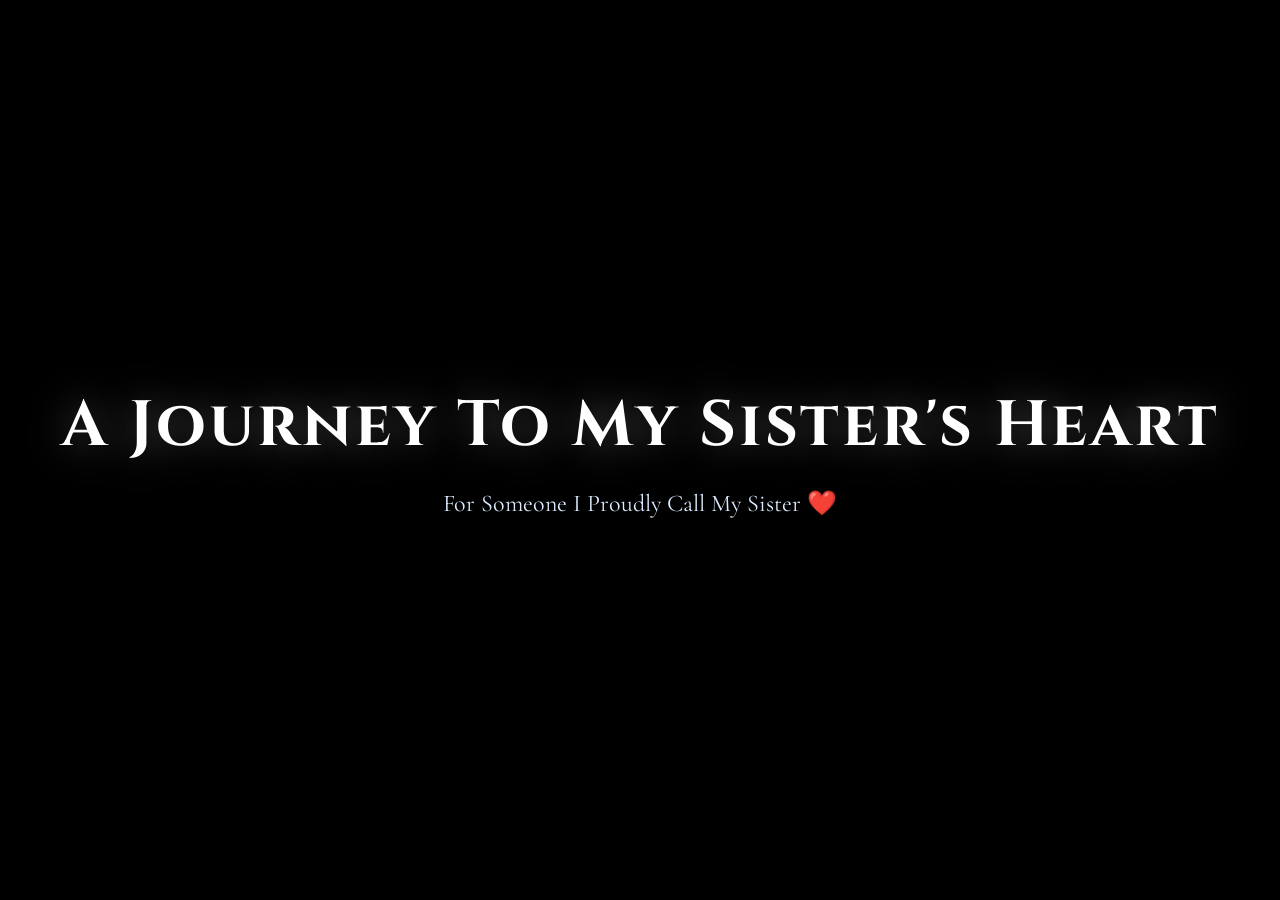
<file: index.html>
<!DOCTYPE html>
<html lang="en">

<head>

    <meta charset="UTF-8">

    <meta name="viewport"
          content="width=device-width, initial-scale=1.0, viewport-fit=cover">

    <title>For Kanwal ❤️</title>

    <!-- =========================
         GOOGLE FONTS
    ========================== -->

    <link rel="preconnect" href="https://fonts.googleapis.com">
    <link rel="preconnect" href="https://fonts.gstatic.com" crossorigin>

    <link
        href="https://fonts.googleapis.com/css2?family=Poppins:wght@300;400;500;600;700&family=Cinzel:wght@400;600;700&family=Cormorant+Garamond:wght@400;600&display=swap"
        rel="stylesheet"
    >


    <!-- =========================
         PWA / APP SETTINGS
    ========================== -->

    <link rel="manifest" href="manifest.json">

    <meta name="theme-color" content="#06091f">

    <!-- iPhone / iPad -->

    <meta name="apple-mobile-web-app-capable" content="yes">

    <meta
        name="apple-mobile-web-app-status-bar-style"
        content="black-translucent"
    >

    <meta
        name="apple-mobile-web-app-title"
        content="For Kanwal"
    >


    <!-- =========================
         CSS
    ========================== -->

    <link rel="stylesheet" href="css/variables.css">
    <link rel="stylesheet" href="css/style.css">
    <link rel="stylesheet" href="css/animations.css">
    <link rel="stylesheet" href="css/responsive.css">


</head>


<body>


    <!-- =========================
         HEARTBEAT
    ========================== -->

    <audio id="heartbeat" preload="auto">

        <source
            src="assets/music/heartbeat.mp3"
            type="audio/mpeg"
        >

    </audio>



    <!-- =========================
         OPENING SCREEN
    ========================== -->

    <div id="opening-screen">

        <div class="opening-content">

            <h1 id="opening-title">
                A Journey To My Sister's Heart
            </h1>

            <p id="opening-subtitle">
                For Someone I Proudly Call My Sister ❤️
            </p>

        </div>

    </div>



    <!-- =========================
         HEADPHONE SCREEN
    ========================== -->

    <div id="headphone-screen">

        <div class="headphone-content">

            <div class="headphone-icon">
                🎧
            </div>

            <p class="headphone-label">
                BEFORE WE BEGIN
            </p>

            <h2>
                Put On Your Headphones
            </h2>

            <p>
                This little journey has sounds,<br>
                memories and a few surprises waiting for you... ❤️
            </p>

            <button id="headphoneBtn">
                🎧 I'm Ready — Start The Journey
            </button>

        </div>

    </div>



    <!-- =========================
         MAIN INTRO
    ========================== -->

    <section id="intro">

        <div id="stars"></div>

        <div class="aurora"></div>

        <div class="intro-content">

            <p id="typewriter"></p>

            <button id="startBtn">
                ✨ Touch The Star
            </button>

        </div>

    </section>



    <!-- =========================
         JAVASCRIPT
    ========================== -->

    <script src="js/app.js"></script>

    <script src="js/animations.js"></script>



    <!-- =========================
         SERVICE WORKER
         FOR APP INSTALLATION
    ========================== -->

    <script>

        if ("serviceWorker" in navigator) {

            window.addEventListener("load", () => {

                navigator.serviceWorker
                    .register("./sw.js")
                    .then(() => {

                        console.log("PWA ready ❤️");

                    })
                    .catch((error) => {

                        console.log(
                            "Service Worker Error:",
                            error
                        );

                    });

            });

        }

    </script>


</body>

</html>
</file>
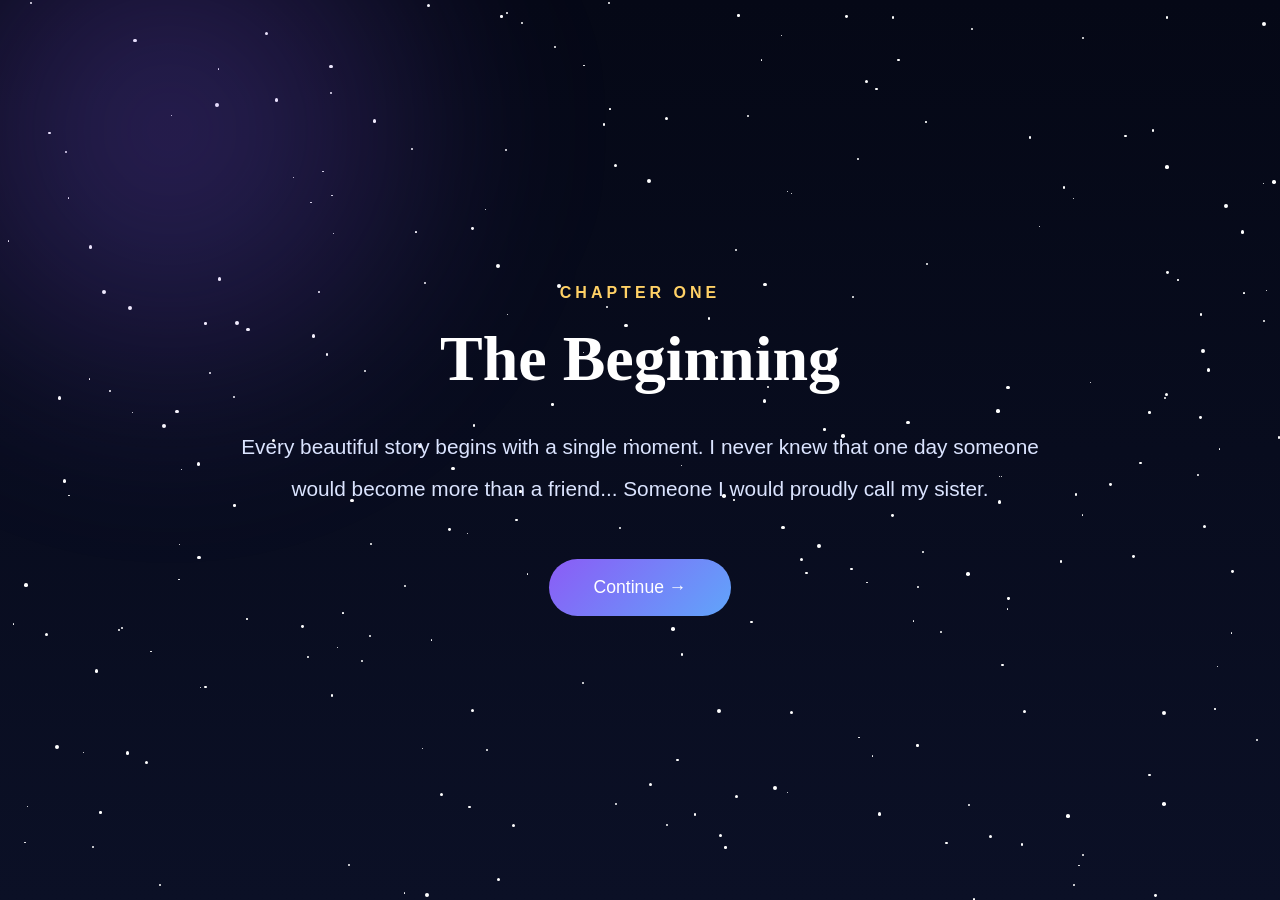
<file: chapters/chapter1.html>
<!DOCTYPE html>
<html lang="en">

<head>

    <meta charset="UTF-8">

    <meta name="viewport" content="width=device-width, initial-scale=1.0">

    <title>Chapter 1 | The Beginning</title>

    <link rel="stylesheet" href="../css/variables.css">
    <link rel="stylesheet" href="../css/style.css">
    <link rel="stylesheet" href="../css/animations.css">

</head>

<body>
    <audio id="bgMusic" loop autoplay>
    <source src="../assets/music/Piano.mp3" type="audio/mpeg">
</audio>

    <div id="stars"></div>

    <div class="aurora"></div>

    <section class="chapter">

        <div class="chapter-box">

            <h3 class="chapter-number">
                Chapter One
            </h3>

            <h1 class="chapter-title">
                The Beginning
            </h1>

            <p class="chapter-text">

                Every beautiful story begins with a single moment.

                I never knew that one day someone would become
                more than a friend...

                Someone I would proudly call my sister.

            </p>

            <button id="nextBtn">
                Continue →
            </button>

        </div>

    </section>

    <script src="../js/chapter1.js"></script>

</body>

</html>
</file>
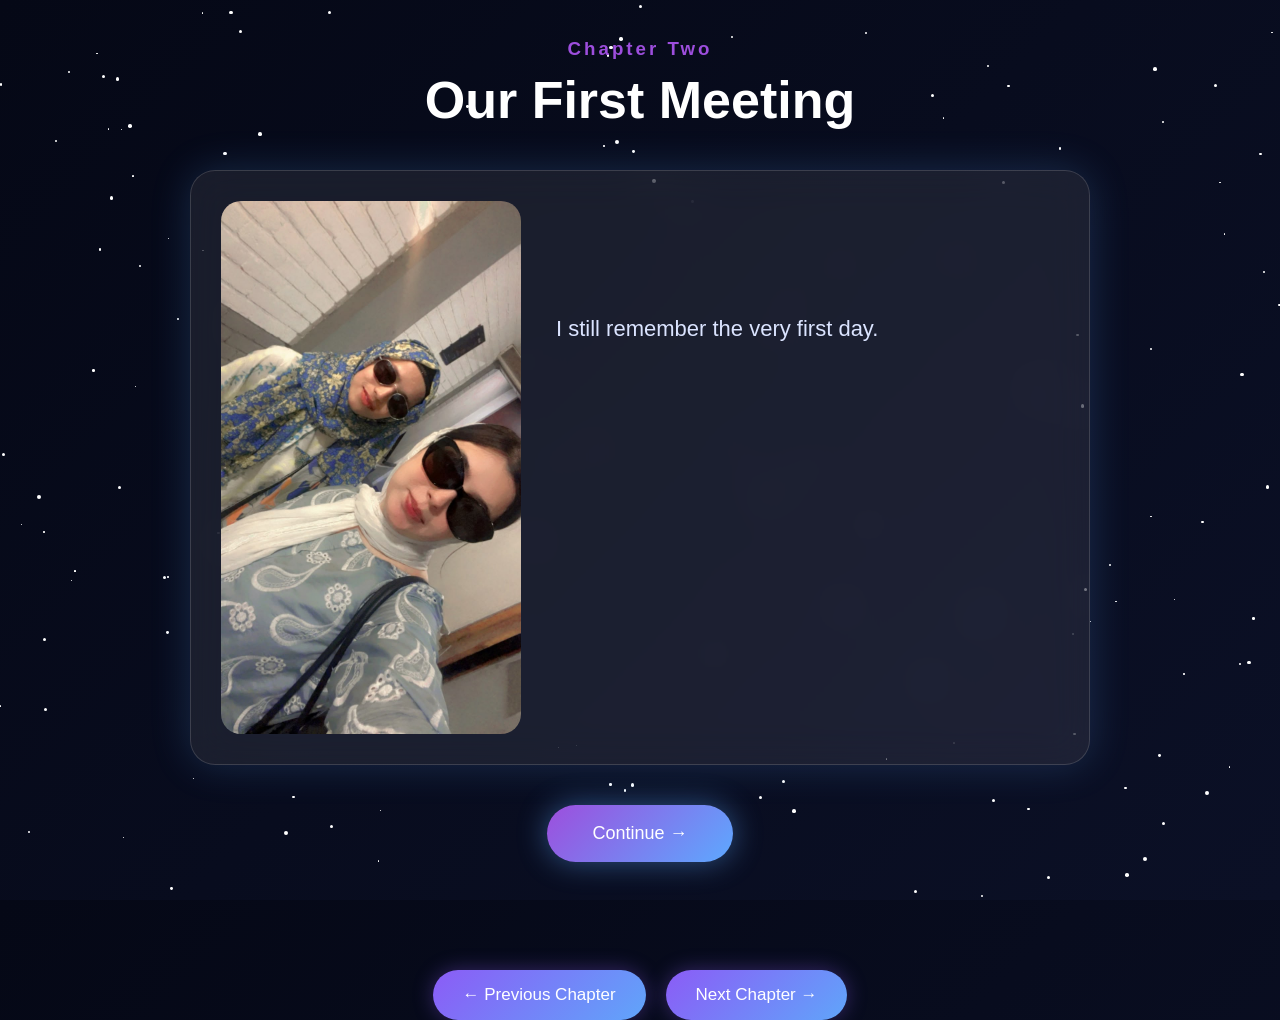
<file: chapters/chapter2.html>
<!DOCTYPE html>
<html lang="en">

<head>

<meta charset="UTF-8">
<meta name="viewport" content="width=device-width, initial-scale=1.0">

<title>Chapter 2</title>

<link rel="stylesheet" href="../css/variables.css">
<link rel="stylesheet" href="../css/style.css">
<link rel="stylesheet" href="../css/animations.css">
<link rel="stylesheet" href="../css/responsive.css">
<link rel="stylesheet" href="../css/chapter2.css">

</head>

<body>

<div id="stars"></div>

<audio id="bgMusic" autoplay loop>
    <source src="../assets/music/piano2.mp3" type="audio/mpeg">
</audio>

<div class="chapter-container">

    <h3>Chapter Two</h3>

    <h1>Our First Meeting</h1>

    <div class="memory-card">

        <img src="../assets/images/image1.jpeg" class="memory-photo">

        <p id="story"></p>

    </div>

    <button id="nextBtn">
        Continue →
    </button>

</div>

<script src="../js/chapter2.js"></script>
<div class="page-navigation">

    <a href="chapter1.html" class="nav-btn">
        ← Previous Chapter
    </a>

    <a href="chapter3.html" class="nav-btn">
        Next Chapter →
    </a>

</div>
</body>
</html>
</file>
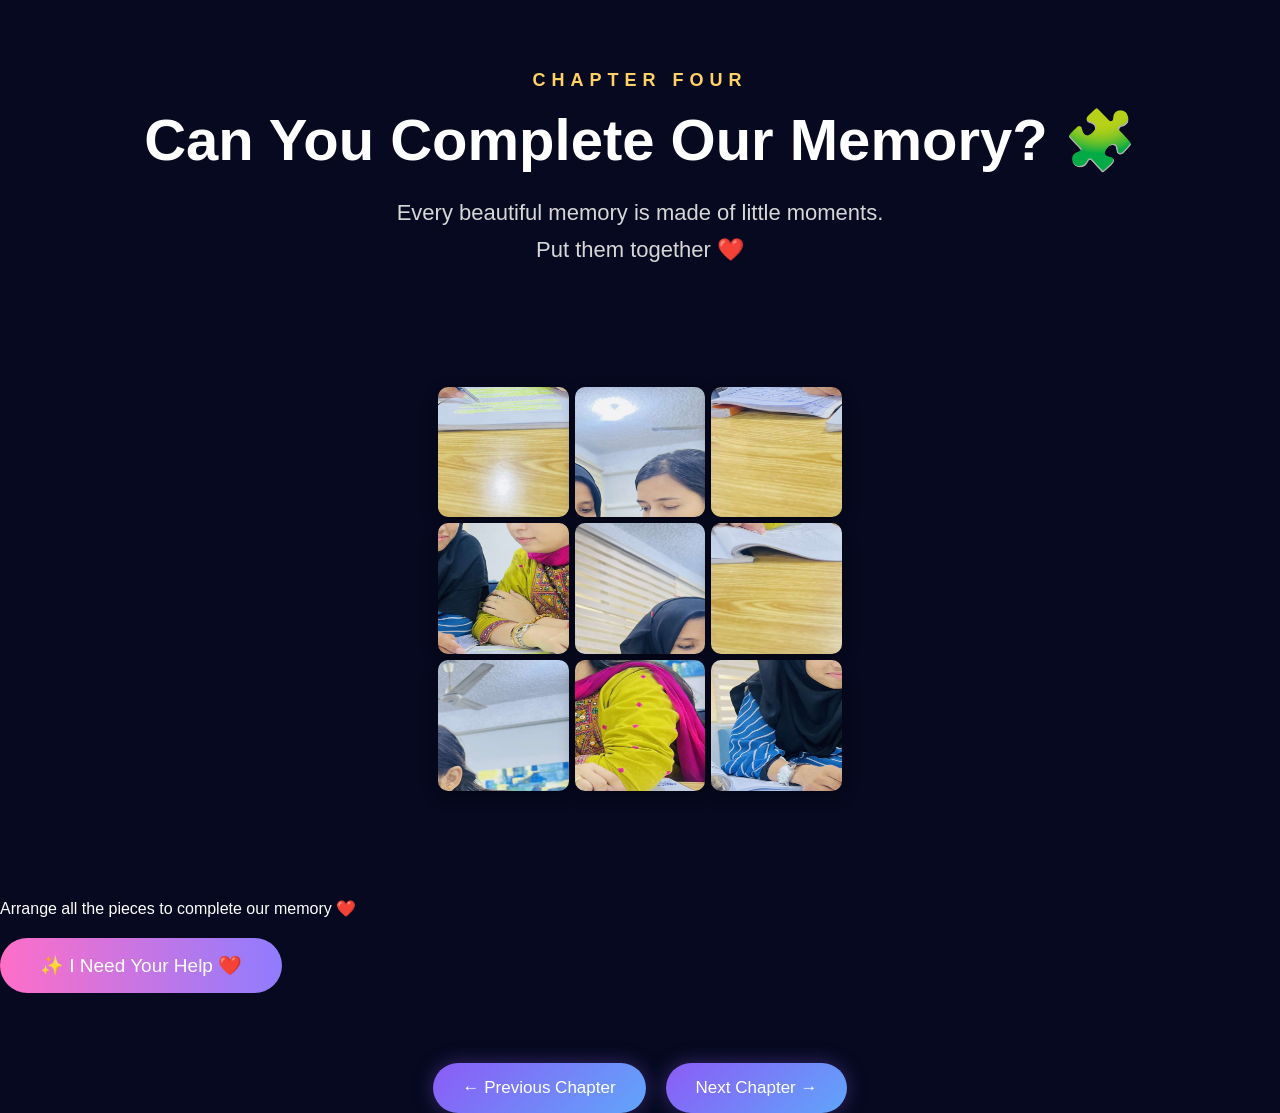
<file: chapters/chapter4.html>
<!DOCTYPE html>
<html lang="en">

<head>

<meta charset="UTF-8">
<meta name="viewport" content="width=device-width, initial-scale=1.0">

<title>Chapter 4 | Puzzle Challenge</title>

<link rel="stylesheet" href="../css/variables.css">
<link rel="stylesheet" href="../css/style.css">
<link rel="stylesheet" href="../css/animations.css">
<link rel="stylesheet" href="../css/responsive.css">
<link rel="stylesheet" href="../css/chapter4.css">

</head>

<body>

<div id="stars"></div>

<audio id="bgMusic" autoplay loop>
    <source src="../assets/music/piano3.mp3" type="audio/mpeg">
</audio>

<section class="hero">

    <h3>CHAPTER FOUR</h3>

    <h1>Can You Complete Our Memory? 🧩</h1>

    <p>
        Every beautiful memory is made of little moments.<br>
        Put them together ❤️
    </p>

</section>

<div class="game-container">

    <div id="puzzle"></div>

</div>

<p id="gameStatus">
    Arrange all the pieces to complete our memory ❤️
</p>

<button id="solveBtn">
    ✨ I Need Your Help ❤️
</button>

<div id="successBox" class="hidden">

    <h2>🎉 Congratulations!</h2>

    <p>
        Every piece found its place...<br>
        Just like you found yours in my life ❤️
    </p>

    <div id="score"></div>

    <button id="continueBtn">
        Continue ❤️
    </button>

</div>

</div>

<section id="quizSection" class="hidden">

    <h2>How Well Do You Remember? ❤️</h2>

    <div id="questionBox"></div>

</section>

<script src="../js/chapter4.js"></script>
<div class="page-navigation">

    <a href="chapter3.html" class="nav-btn">
        ← Previous Chapter
    </a>

    <a href="chapter5.html" class="nav-btn">
        Next Chapter →
    </a>

</div>
</body>

</html>
</file>
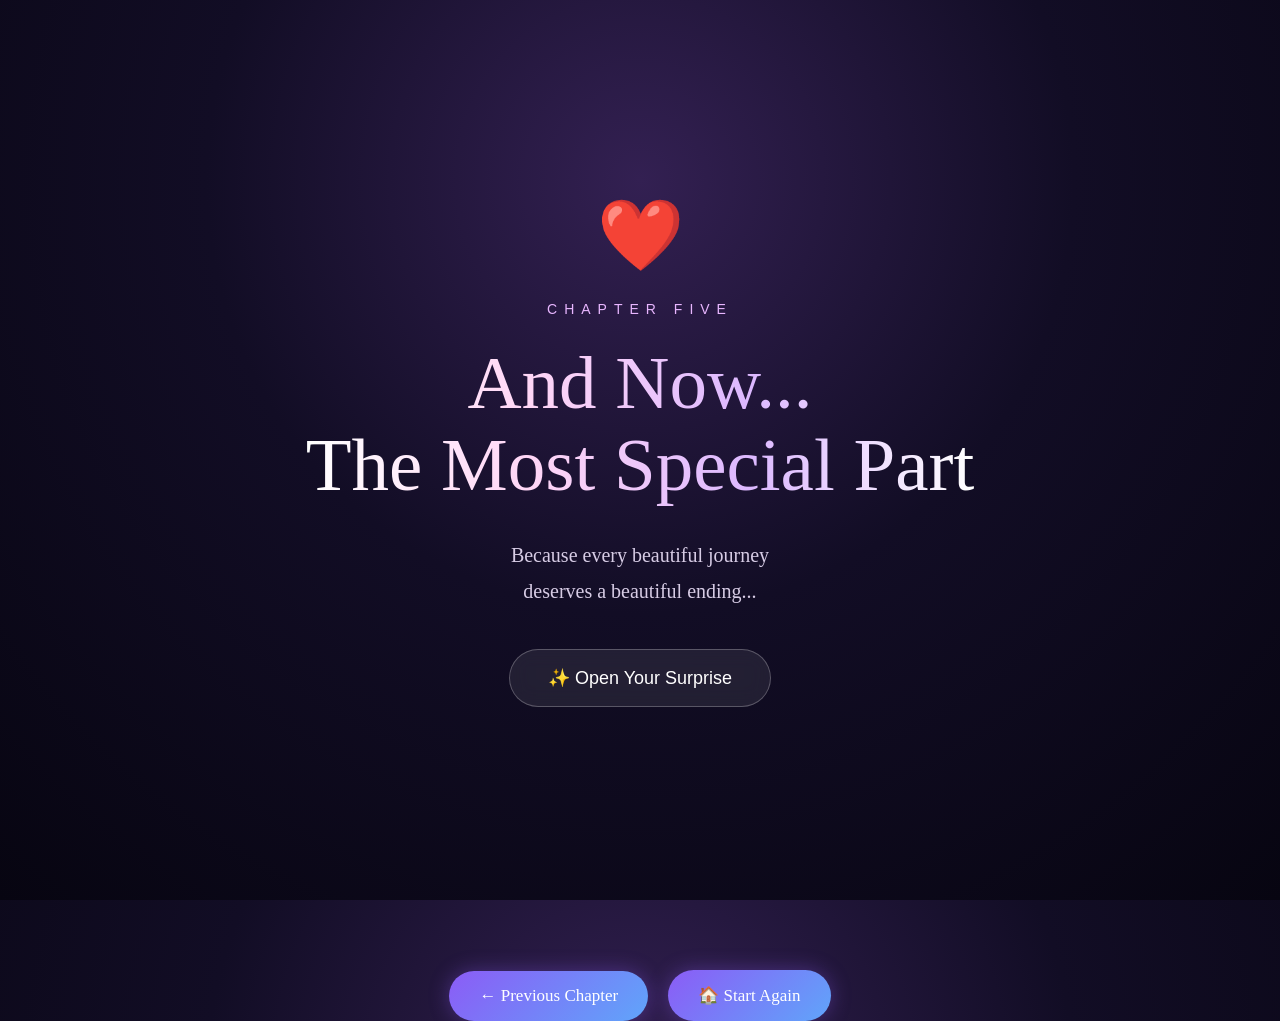
<file: chapters/chapter5.html>
<!DOCTYPE html>
<html lang="en">

<head>

<meta charset="UTF-8">
<meta name="viewport" content="width=device-width, initial-scale=1.0">

<title>Chapter Five | Happy Birthday Kanwal ❤️</title>

<link rel="stylesheet" href="../css/variables.css">
<link rel="stylesheet" href="../css/style.css">
<link rel="stylesheet" href="../css/animations.css">
<link rel="stylesheet" href="../css/responsive.css">
<link rel="stylesheet" href="../css/chapter5.css">

</head>

<body>

<div id="stars"></div>

<!-- Background Music -->
<audio id="bgMusic" autoplay loop>
    <source src="../assets/music/piano4.mp3" type="audio/mpeg">
</audio>


<!-- ========================= -->
<!-- INTRO -->
<!-- ========================= -->

<section class="final-intro">

    <div class="intro-heart">❤️</div>

    <p class="small-title">
        CHAPTER FIVE
    </p>

    <h1>
        And Now...<br>
        The Most Special Part
    </h1>

    <p class="intro-text">
        Because every beautiful journey<br>
        deserves a beautiful ending...
    </p>

    <button id="startSurprise">
        ✨ Open Your Surprise
    </button>

</section>


<!-- ========================= -->
<!-- BIRTHDAY SURPRISE -->
<!-- ========================= -->

<section id="birthdaySection" class="hidden">

    <div class="birthday-card">

        <p class="mini-heading">
            TODAY IS YOUR DAY 🎂
        </p>

        <h1>
            Happy Birthday,<br>
            <span>Kanwal ❤️</span>
        </h1>

        <p class="birthday-subtitle">
            My sister by heart,<br>
            my forever beautiful memory.
        </p>


        <!-- Cake Video -->

        <div class="cake-wrapper">

            <video
                id="cakeVideo"
                controls
                playsinline
                preload="metadata">

                <source
                    src="../assets/videos/cake.mp4"
                    type="video/mp4">

            </video>

        </div>


        <p class="video-hint">
            🎥 A little birthday moment made just for you
        </p>


        <!-- ========================= -->
        <!-- WISH -->
        <!-- ========================= -->

        <div class="wish-card">

            <div class="wish-decoration">
                ✨ ❤️ ✨
            </div>

            <h2>
                A Little Wish For You
            </h2>

            <p>
                Some people enter our lives quietly
                and somehow become a beautiful part
                of our story.
            </p>

            <p>
                You are one of those people, Kanwal.
                Not just a friend, but a sister I found
                somewhere along the way. ❤️
            </p>

            <p>
                On your birthday, I wish you endless
                happiness, beautiful moments, peaceful
                days and everything your heart quietly
                wishes for.
            </p>

            <p>
                May you always have reasons to smile,
                people who love you genuinely,
                and memories that make your heart warm
                whenever you look back.
            </p>

            <p class="final-line">
                And no matter where life takes us,
                I hope you always remember...
            </p>

            <h2 class="special-line">
                You will always be my sister by heart. ❤️
            </h2>

            <div class="wish-decoration">
                🌸 ✨ 🌸
            </div>

        </div>


        <!-- ========================= -->
        <!-- FINAL MESSAGE -->
        <!-- ========================= -->

        <div class="final-message">

            <h2>
                Happy Birthday Once Again 🎂
            </h2>

            <p>
                Here's to more laughter,
                more memories,
                more crazy moments,
                and many more years of us. ❤️
            </p>

            <div class="signature">
                With lots of love,<br>
                <span>From your sister by heart ❤️</span>
            </div>

        </div>

    </div>

</section>


<script src="../js/chapter5.js"></script>
<div class="page-navigation">

    <a href="chapter4.html" class="nav-btn">
        ← Previous Chapter
    </a>

    <a href="../index.html" class="nav-btn">
        🏠 Start Again
    </a>

</div>

</body>

</html>
</file>
<file: css/variables.css>
/* ==========================================
   Design Variables
========================================== */

:root{

    /* Background */

    --bg-primary:#050816;
    --bg-secondary:#0B1026;

    /* Text */

    --text-main:#ffffff;
    --text-light:#dbeafe;

    /* Colors */

    --purple:#8b5cf6;
    --blue:#60a5fa;
    --pink:#ff6fb5;
    --gold:#ffd166;

    /* Glow */

    --glow-purple:
        0 0 20px rgba(139,92,246,.7);

    --glow-blue:
        0 0 25px rgba(96,165,250,.8);

    /* Radius */

    --radius:50px;

    /* Animation */

    --transition:.4s ease;

    /* Fonts */

    --font-main:'Poppins',sans-serif;
    --font-title:'Cinzel',serif;
    --font-subtitle:'Cormorant Garamond',serif;

}
</file>
<file: css/style.css>
/* ==========================================
   Global
========================================== */

*{
    margin:0;
    padding:0;
    box-sizing:border-box;
}

html{
    scroll-behavior:smooth;
}

body{
    overflow-x:hidden;
    overflow-y:auto;

    font-family:var(--font-main);

    background:linear-gradient(
        180deg,
        var(--bg-primary) 0%,
        var(--bg-secondary) 100%
    );

    color:var(--text-main);

    overflow:hidden;

    height:100vh;

}


/* ==========================================
   Opening Screen
========================================== */

#opening-screen{

    position:fixed;

    inset:0;

    background:#000;

    display:flex;

    justify-content:center;

    align-items:center;

    z-index:9999;

    transition:opacity 2s ease;

}

#opening-screen.hide{

    opacity:0;

    pointer-events:none;

}

.opening-content{

    text-align:center;

}

#opening-title{

    font-family:var(--font-title);

    font-size:4rem;

    letter-spacing:3px;

    color:#fff;

    text-shadow:0 0 40px rgba(255,255,255,.35);

}

#opening-subtitle{

    margin-top:20px;

    font-family:var(--font-subtitle);

    font-size:1.5rem;

    color:#dbeafe;

}


/* ==========================================
   Intro
========================================== */

#intro{

    position:relative;

    width:100%;

    height:100vh;

    display:flex;

    justify-content:center;

    align-items:center;

    text-align:center;

    overflow:hidden;

    transition:1s;

}


/* ==========================================
   Intro Content
========================================== */

.intro-content{

    position:relative;

    z-index:5;

    width:90%;

    max-width:950px;

}


/* ==========================================
   Typewriter
========================================== */

#typewriter{

    font-size:2.3rem;

    line-height:1.8;

    color:white;

    min-height:220px;

    margin-bottom:60px;

}


/* ==========================================
   Button
========================================== */

#startBtn{

    border:none;

    cursor:pointer;

    padding:20px 55px;

    border-radius:60px;

    color:white;

    font-size:1.2rem;

    background:linear-gradient(
        135deg,
        var(--purple),
        var(--blue)
    );

    box-shadow:var(--glow-blue);

    transition:.4s;

}

#startBtn:hover{

    transform:translateY(-6px) scale(1.05);

}


/* ==========================================
   Stars
========================================== */

#stars{

    position:absolute;

    left:0;

    top:0;

    width:100%;

    height:100%;

    overflow:hidden;

    z-index:0;

}

.star{

    position:absolute;

    background:white;

    border-radius:50%;

}


/* ==========================================
   Aurora
========================================== */

.aurora{

    position:absolute;

    width:700px;

    height:700px;

    top:-220px;

    left:-180px;

    background:radial-gradient(

        circle,

        rgba(139,92,246,.30),

        transparent 70%

    );

    filter:blur(70px);

    z-index:1;

}
/* =========================
   Chapter Page
========================= */

.chapter{

    width:100%;

    height:100vh;

    display:flex;

    justify-content:center;

    align-items:center;

    text-align:center;

    position:relative;

}

.chapter-box{

    position:relative;

    z-index:5;

    max-width:900px;

    padding:40px;

}

.chapter-number{

    color:var(--gold);

    letter-spacing:4px;

    margin-bottom:20px;

    font-size:1rem;

    text-transform:uppercase;

}

.chapter-title{

    font-size:4rem;

    color:white;

    margin-bottom:30px;

    font-family:'Cinzel',serif;

}

.chapter-text{

    color:#dbe4ff;

    line-height:2;

    font-size:1.3rem;

    margin-bottom:50px;

}

#nextBtn{

    border:none;

    cursor:pointer;

    padding:18px 45px;

    border-radius:999px;

    background:linear-gradient(135deg,var(--purple),var(--blue));

    color:white;

    font-size:1.1rem;

}
/* ==========================================
   HEADPHONE INTRO SCREEN
========================================== */

#headphone-screen{

    position:fixed;

    inset:0;

    background:
        radial-gradient(
            circle at center,
            #24183d 0%,
            #0c0918 55%,
            #030207 100%
        );

    display:flex;

    justify-content:center;

    align-items:center;

    text-align:center;

    z-index:9998;

    padding:25px;

}

.headphone-content{

    width:90%;

    max-width:700px;

    animation:headphoneReveal 1.2s ease;

}

.headphone-icon{

    font-size:75px;

    margin-bottom:25px;

    animation:headphoneFloat 2.5s ease-in-out infinite;

}

.headphone-label{

    color:#c9a7ff;

    font-family:Arial,sans-serif;

    font-size:13px;

    letter-spacing:6px;

    margin-bottom:20px;

}

.headphone-content h2{

    color:white;

    font-family:var(--font-title);

    font-size:clamp(2.2rem,5vw,4rem);

    font-weight:500;

    margin-bottom:25px;

    text-shadow:0 0 30px rgba(255,255,255,.2);

}

.headphone-content > p:not(.headphone-label){

    color:#cbd5e1;

    font-family:var(--font-subtitle);

    font-size:1.25rem;

    line-height:1.8;

    margin-bottom:40px;

}

#headphoneBtn{

    border:none;

    cursor:pointer;

    padding:18px 38px;

    border-radius:60px;

    color:white;

    font-size:1.05rem;

    font-family:var(--font-main);

    background:linear-gradient(
        135deg,
        var(--purple),
        var(--blue)
    );

    box-shadow:
        0 0 25px rgba(139,92,246,.45);

    transition:.4s;

}

#headphoneBtn:hover{

    transform:translateY(-5px) scale(1.04);

    box-shadow:
        0 0 45px rgba(96,165,250,.7);

}


/* ==========================================
   HEADPHONE ANIMATION
========================================== */

@keyframes headphoneReveal{

    from{

        opacity:0;

        transform:translateY(35px) scale(.96);

    }

    to{

        opacity:1;

        transform:translateY(0) scale(1);

    }

}

@keyframes headphoneFloat{

    0%,100%{

        transform:translateY(0);

    }

    50%{

        transform:translateY(-10px);

    }

}


/* ==========================================
   MOBILE
========================================== */

@media(max-width:600px){

    .headphone-icon{

        font-size:60px;

    }

    .headphone-content h2{

        font-size:2rem;

    }

    .headphone-content > p:not(.headphone-label){

        font-size:1.05rem;

    }

    #headphoneBtn{

        padding:16px 25px;

        font-size:.95rem;

    }

}
</file>
<file: css/animations.css>
/* ==========================================
   Aurora Animation
========================================== */

@keyframes auroraMove{

    0%{
        transform:translate(0,0) scale(1);
    }

    50%{
        transform:translate(120px,70px) scale(1.2);
    }

    100%{
        transform:translate(0,0) scale(1);
    }

}

.aurora{

    animation:auroraMove 12s ease-in-out infinite;

}


/* ==========================================
   Fade Up
========================================== */

@keyframes fadeUp{

    from{

        opacity:0;

        transform:translateY(40px);

    }

    to{

        opacity:1;

        transform:translateY(0);

    }

}

.intro-content{

    animation:fadeUp 2s ease;

}


/* ==========================================
   Button Glow
========================================== */

@keyframes pulseGlow{

    0%{

        box-shadow:0 0 20px rgba(139,92,246,.6);

    }

    50%{

        box-shadow:0 0 45px rgba(96,165,250,.9);

    }

    100%{

        box-shadow:0 0 20px rgba(139,92,246,.6);

    }

}

#startBtn{

    animation:pulseGlow 2.5s infinite;

}


/* ==========================================
   Twinkling Stars
========================================== */

@keyframes twinkle{

    0%{

        opacity:.2;

        transform:scale(.8);

    }

    50%{

        opacity:1;

        transform:scale(1.3);

    }

    100%{

        opacity:.2;

        transform:scale(.8);

    }

}

.star{

    animation:twinkle 3s ease-in-out infinite;

}


/* ==========================================
   Opening Title
========================================== */

@keyframes introZoom{

    from{

        opacity:0;

        transform:scale(.7);

    }

    to{

        opacity:1;

        transform:scale(1);

    }

}

#opening-title{

    animation:introZoom 2s ease;

}
</file>
<file: css/responsive.css>

</file>
<file: css/chapter2.css>
/* ==========================================
   Chapter 2
========================================== */

*{
    margin:0;
    padding:0;
    box-sizing:border-box;
}

body{

    overflow-x:hidden;
    overflow-y:auto;

    font-family:var(--font-main);

    background:linear-gradient(135deg,#050816,#0b1026);

    color:white;

    min-height:100vh;

}

/* Stars */

#stars{

    position:fixed;

    inset:0;

    overflow:hidden;

    z-index:0;

}

.star{

    position:absolute;

    background:white;

    border-radius:50%;

    animation:twinkle 3s infinite ease-in-out;

}

@keyframes twinkle{

0%{
opacity:.2;
transform:scale(.8);
}

50%{
opacity:1;
transform:scale(1.4);
}

100%{
opacity:.2;
transform:scale(.8);
}

}

/* Layout */

.chapter-container{

    position:relative;

    z-index:2;

    width:100%;

    height:100vh;

    display:flex;

    flex-direction:column;

    justify-content:center;

    align-items:center;

    padding:40px;

    text-align:center;

}

.chapter-container h3{

    color:#9D4EDD;

    letter-spacing:3px;

    margin-bottom:10px;

}

.chapter-container h1{

    font-size:52px;

    margin-bottom:40px;

}

/* Glass Card */

.memory-card{

    width:900px;

    max-width:95%;

    display:flex;

    align-items:center;

    gap:35px;

    background:rgba(255,255,255,.08);

    backdrop-filter:blur(20px);

    border:1px solid rgba(255,255,255,.15);

    border-radius:25px;

    padding:30px;

    box-shadow:0 0 40px rgba(93,169,255,.20);

}

/* Image */

.memory-photo{

    width:300px;

    border-radius:20px;

    animation:floatImage 4s ease-in-out infinite;

}

@keyframes floatImage{

0%{
transform:translateY(0);
}

50%{
transform:translateY(-12px);
}

100%{
transform:translateY(0);
}

}

/* Story */

#story{

    text-align:left;

    font-size:22px;

    line-height:1.9;

    color:#dbe4ff;

    min-height:320px;

}

/* Button */

#nextBtn{

    margin-top:40px;

    border:none;

    cursor:pointer;

    padding:18px 45px;

    border-radius:999px;

    color:white;

    font-size:18px;

    background:linear-gradient(135deg,#9D4EDD,#5DA9FF);

    box-shadow:0 0 30px rgba(93,169,255,.45);

    transition:.4s;

}

#nextBtn:hover{

    transform:scale(1.05);

    box-shadow:0 0 50px rgba(93,169,255,.8);

}
/* ==========================================
   PAGE NAVIGATION
========================================== */

.page-navigation {

    width: 100%;
    display: flex;
    justify-content: center;
    align-items: center;
    gap: 20px;

    margin-top: 70px;
    margin-bottom: 80px;

    position: relative;
    z-index: 20;

}

.nav-btn {

    display: inline-block;

    padding: 15px 30px;

    border-radius: 50px;

    text-decoration: none;

    color: white;

    font-size: 17px;

    background: linear-gradient(
        135deg,
        var(--purple),
        var(--blue)
    );

    box-shadow: 0 0 20px rgba(139,92,246,.35);

    transition: .3s ease;

}

.nav-btn:hover {

    transform: translateY(-4px) scale(1.03);

    box-shadow: 0 0 30px rgba(139,92,246,.65);

}
/* ==========================================
   MOBILE RESPONSIVE - CHAPTER 2
========================================== */

@media (max-width: 600px){

    body{
        overflow-x:hidden;
        overflow-y:auto;
        height:auto;
        min-height:100vh;
    }


    /* Main container */

    .chapter-container{

        width:100%;

        min-height:100vh;
        height:auto;

        padding:35px 15px 60px;

        justify-content:flex-start;

    }


    /* Heading */

    .chapter-container h3{

        font-size:14px;

        letter-spacing:3px;

        margin-top:20px;

        margin-bottom:10px;

    }


    .chapter-container h1{

        font-size:32px;

        line-height:1.3;

        margin-bottom:25px;

    }


    /* Memory Card */

    .memory-card{

        width:100%;

        max-width:420px;

        flex-direction:column;

        gap:25px;

        padding:20px;

        border-radius:22px;

        align-items:center;

    }


    /* Image */

    .memory-photo{

        width:100%;

        max-width:300px;

        height:auto;

        border-radius:18px;

    }


    /* Story */

    #story{

        width:100%;

        min-height:auto;

        font-size:18px;

        line-height:1.8;

        text-align:left;

        word-wrap:break-word;

    }


    /* Continue button */

    #nextBtn{

        margin-top:25px;

        padding:15px 32px;

        font-size:16px;

        width:100%;

        max-width:260px;

    }


    /* Previous / Next navigation */

    .page-navigation{

        width:100%;

        display:flex;

        flex-direction:column;

        align-items:center;

        gap:14px;

        margin-top:45px;

        margin-bottom:40px;

    }


    .nav-btn{

        width:100%;

        max-width:270px;

        padding:14px 20px;

        font-size:16px;

        text-align:center;

    }

}
</file>
<file: css/chapter4.css>
body{
     overflow-x:hidden;
    overflow-y:auto;
    margin:0;
    font-family:Arial, Helvetica, sans-serif;
    background:#06091f;
    color:white;
    overflow-x:hidden;
}

#stars{
    position:fixed;
    inset:0;
    z-index:-1;
}

.hero{
    text-align:center;
    padding:70px 20px 30px;
}

.hero h3{
    color:#ffd166;
    letter-spacing:6px;
    font-size:18px;
    margin-bottom:15px;
}

.hero h1{
    font-size:58px;
    margin-bottom:20px;
}

.hero p{
    color:#d7d7d7;
    font-size:22px;
    line-height:1.7;
}

.game-container{
    width:100%;
    display:flex;
    justify-content:center;
    margin-top:40px;
    margin-bottom:60px;
}

#puzzle {
    width: 420px;
    height: 420px;
    display: grid;
    grid-template-columns: repeat(3, 1fr);
    grid-template-rows: repeat(3, 1fr);
    gap: 6px;
    margin: 40px auto;
    padding: 8px;
    border-radius: 18px;
}

.puzzle-piece {
    width: 100%;
    height: 100%;
    background-size: 300% 300%;
    background-repeat: no-repeat;
    border-radius: 10px;
    cursor: grab;
    transition: transform 0.2s ease, box-shadow 0.2s ease;
    box-shadow: 0 5px 15px rgba(0,0,0,0.35);
}

.puzzle-piece:hover {
    transform: scale(1.04);
}

.puzzle-piece:active {
    cursor: grabbing;
}

.puzzle-piece.selected {
    transform: scale(1.08);
    box-shadow: 0 0 25px #ff69b4;
}

.puzzle-piece.dragging {
    opacity: 0.5;
}


.piece:hover{

    transform:scale(1.04);

    box-shadow:0 0 20px #8f7cff;

}

.hidden{

    display:none;

}

#successBox{

    text-align:center;

    margin:70px auto;

}

#successBox h2{

    font-size:45px;

}

#successBox p{

    font-size:22px;

    line-height:1.8;

    color:#ddd;

}

#continueBtn{

    margin-top:35px;

    padding:18px 45px;

    border:none;

    border-radius:50px;

    font-size:20px;

    cursor:pointer;

    color:white;

    background:linear-gradient(90deg,#7c5cff,#5fa8ff);

    transition:.3s;

}

#continueBtn:hover{

    transform:translateY(-4px);

    box-shadow:0 0 25px #7c5cff;

}

#quizSection{

    max-width:900px;

    margin:80px auto;

    padding:20px;

}

#quizSection h2{

    text-align:center;

    margin-bottom:40px;

    font-size:42px;

}
#solveBtn{
    margin-top:20px;
    padding:16px 40px;
    border:none;
    border-radius:50px;
    font-size:19px;
    cursor:pointer;
    color:white;
    background:linear-gradient(90deg,#ff6ec7,#8f7cff);
    transition:.3s;
}

#solveBtn:hover{
    transform:translateY(-4px);
    box-shadow:0 0 20px #ff6ec7;
}
.quiz-card{

max-width:750px;

margin:auto;

background:#171b35;

padding:35px;

border-radius:25px;

box-shadow:0 0 25px rgba(124,92,255,.3);

text-align:center;

}

.quiz-card h2{

font-size:34px;

margin-bottom:35px;

}

.options{

display:grid;

gap:18px;

margin-top:30px;

}

.optionBtn{

padding:18px;

font-size:20px;

border:none;

border-radius:15px;

cursor:pointer;

background:#252a50;

color:white;

transition:.3s;

}

.optionBtn:hover{

background:#7c5cff;

transform:translateY(-3px);

}

.result-card{

text-align:center;

padding:50px;

background:#171b35;

border-radius:25px;

box-shadow:0 0 25px rgba(255,105,180,.4);

}

.result-card h1{

font-size:70px;

margin-bottom:20px;

color:#ffd166;

}

.result-card h2{

font-size:42px;

margin-bottom:20px;

}

.result-card p{

font-size:22px;

line-height:1.8;

margin-bottom:35px;

color:#ddd;

}

#chapter5Btn{

padding:18px 45px;

border:none;

border-radius:50px;

font-size:20px;

cursor:pointer;

color:white;

background:linear-gradient(90deg,#ff6ec7,#7c5cff);

transition:.3s;

}

#chapter5Btn:hover{

transform:translateY(-4px);

box-shadow:0 0 20px #ff6ec7;

}
/* ==========================================
   PAGE NAVIGATION
========================================== */

.page-navigation {

    width: 100%;
    display: flex;
    justify-content: center;
    align-items: center;
    gap: 20px;

    margin-top: 70px;
    margin-bottom: 80px;

    position: relative;
    z-index: 20;

}

.nav-btn {

    display: inline-block;

    padding: 15px 30px;

    border-radius: 50px;

    text-decoration: none;

    color: white;

    font-size: 17px;

    background: linear-gradient(
        135deg,
        var(--purple),
        var(--blue)
    );

    box-shadow: 0 0 20px rgba(139,92,246,.35);

    transition: .3s ease;

}

.nav-btn:hover {

    transform: translateY(-4px) scale(1.03);

    box-shadow: 0 0 30px rgba(139,92,246,.65);

}

@media(max-width:600px){

    .page-navigation {

        flex-direction: column;

        gap: 15px;

    }

    .nav-btn {

        width: 220px;

        text-align: center;

    }

}
</file>
<file: css/chapter5.css>
/* =========================================
   CHAPTER 5 — FINAL BIRTHDAY WISH
========================================= */

* {
    box-sizing: border-box;
}

body {
      overflow-x:hidden;
    overflow-y:auto;
    margin: 0;
    min-height: 100vh;
    overflow-x: hidden;
    font-family: "Georgia", "Times New Roman", serif;
    background:
        radial-gradient(circle at 50% 20%, #332052 0%, #120d25 45%, #070511 100%);
    color: #fff;
}

/* Background stars */

#stars {
    position: fixed;
    inset: 0;
    pointer-events: none;
    z-index: -1;
}

/* =========================================
   INTRO
========================================= */

.final-intro {
    min-height: 100vh;

    display: flex;
    flex-direction: column;
    justify-content: center;
    align-items: center;

    text-align: center;

    padding: 40px 20px;

    animation: fadeIn 1.5s ease;
}

.intro-heart {
    font-size: 70px;

    margin-bottom: 25px;

    animation: heartBeat 2s infinite;
}

.small-title {
    color: #e8b6ff;

    font-family: Arial, sans-serif;

    letter-spacing: 7px;

    font-size: 14px;

    margin-bottom: 25px;
}

.final-intro h1 {
    margin: 0;

    font-size: clamp(42px, 7vw, 75px);

    line-height: 1.1;

    font-weight: 500;

    background: linear-gradient(
        90deg,
        #fff,
        #ffd6f6,
        #dcb8ff,
        #fff
    );

    -webkit-background-clip: text;
    -webkit-text-fill-color: transparent;
}

.intro-text {
    margin-top: 30px;

    color: #d7cce5;

    font-size: 20px;

    line-height: 1.8;
}


/* =========================================
   START BUTTON
========================================= */

#startSurprise {
    margin-top: 40px;

    padding: 17px 38px;

    border: 1px solid rgba(255,255,255,.25);

    border-radius: 50px;

    background: rgba(255,255,255,.08);

    backdrop-filter: blur(10px);

    color: white;

    font-size: 18px;

    font-family: Arial, sans-serif;

    cursor: pointer;

    transition: .4s;
}

#startSurprise:hover {
    transform: translateY(-5px) scale(1.03);

    background: rgba(255,255,255,.15);

    box-shadow:
        0 0 25px rgba(232,182,255,.35);
}


/* =========================================
   HIDDEN
========================================= */

.hidden {
    display: none !important;
}


/* =========================================
   BIRTHDAY SECTION
========================================= */

#birthdaySection {
    min-height: 100vh;

    padding: 80px 20px 100px;

    animation: birthdayReveal 1.5s ease;
}

.birthday-card {
    max-width: 950px;

    margin: auto;

    text-align: center;
}


/* =========================================
   TITLE
========================================= */

.mini-heading {
    font-family: Arial, sans-serif;

    color: #e8b6ff;

    letter-spacing: 5px;

    font-size: 13px;

    margin-bottom: 20px;
}

.birthday-card > h1 {
    font-size: clamp(50px, 8vw, 90px);

    line-height: 1.05;

    margin: 0;

    font-weight: 500;
}

.birthday-card > h1 span {
    background: linear-gradient(
        90deg,
        #ffb8e5,
        #dcb8ff,
        #fff0fb
    );

    -webkit-background-clip: text;
    -webkit-text-fill-color: transparent;
}

.birthday-subtitle {
    color: #d9cce4;

    font-size: 21px;

    line-height: 1.8;

    margin: 30px auto 50px;
}


/* =========================================
   CAKE VIDEO
========================================= */

.cake-wrapper {
    width: min(850px, 95vw);

    margin: auto;

    padding: 10px;

    border-radius: 25px;

    background: linear-gradient(
        135deg,
        rgba(255,255,255,.18),
        rgba(255,255,255,.03)
    );

    box-shadow:
        0 25px 70px rgba(0,0,0,.45),
        0 0 40px rgba(220,184,255,.12);
}

.cake-wrapper video {
    display: block;

    width: 100%;

    max-height: 70vh;

    object-fit: contain;

    border-radius: 18px;

    background: #000;
}

.video-hint {
    color: #bcb0ca;

    font-family: Arial, sans-serif;

    font-size: 14px;

    margin-top: 18px;
}


/* =========================================
   WISH CARD
========================================= */

.wish-card {
    max-width: 780px;

    margin: 90px auto 0;

    padding: 55px 45px;

    border-radius: 30px;

    background: rgba(255,255,255,.055);

    border: 1px solid rgba(255,255,255,.12);

    backdrop-filter: blur(15px);

    box-shadow:
        0 25px 60px rgba(0,0,0,.3);
}

.wish-decoration {
    font-size: 22px;

    letter-spacing: 8px;

    margin-bottom: 25px;
}

.wish-card h2 {
    font-size: 38px;

    font-weight: 500;

    margin-bottom: 35px;
}

.wish-card p {
    color: #ddd3e5;

    font-size: 19px;

    line-height: 2;

    margin: 25px 0;
}

.final-line {
    margin-top: 45px !important;

    color: #f0d8ed !important;
}

.special-line {
    font-size: 28px !important;

    color: #ffd6f4;

    margin-top: 15px !important;
}


/* =========================================
   FINAL MESSAGE
========================================= */

.final-message {
    max-width: 700px;

    margin: 100px auto 0;

    padding-top: 60px;

    border-top: 1px solid rgba(255,255,255,.12);
}

.final-message h2 {
    font-size: 38px;

    font-weight: 500;
}

.final-message > p {
    color: #cfc4d7;

    font-size: 19px;

    line-height: 1.9;

    margin: 25px 0 45px;
}

.signature {
    color: #c7b9ce;

    font-size: 18px;

    line-height: 2;
}

.signature span {
    color: #ffd3ef;

    font-size: 21px;
}


/* =========================================
   ANIMATIONS
========================================= */

@keyframes fadeIn {

    from {
        opacity: 0;
        transform: translateY(20px);
    }

    to {
        opacity: 1;
        transform: translateY(0);
    }

}

@keyframes birthdayReveal {

    from {
        opacity: 0;
        transform: translateY(40px);
    }

    to {
        opacity: 1;
        transform: translateY(0);
    }

}

@keyframes heartBeat {

    0%, 100% {
        transform: scale(1);
    }

    50% {
        transform: scale(1.12);
    }

}


/* =========================================
   MOBILE
========================================= */

@media (max-width: 600px) {

    .final-intro {
        padding: 30px 18px;
    }

    .intro-heart {
        font-size: 55px;
    }

    .intro-text {
        font-size: 17px;
    }

    #startSurprise {
        font-size: 16px;

        padding: 15px 28px;
    }

    #birthdaySection {
        padding: 55px 15px 70px;
    }

    .birthday-subtitle {
        font-size: 17px;
    }

    .wish-card {
        padding: 38px 22px;

        margin-top: 65px;
    }

    .wish-card h2 {
        font-size: 30px;
    }

    .wish-card p {
        font-size: 17px;

        line-height: 1.9;
    }

    .special-line {
        font-size: 23px !important;
    }

    .final-message h2 {
        font-size: 30px;
    }

}
/* ==========================================
   PAGE NAVIGATION
========================================== */

.page-navigation {

    width: 100%;
    display: flex;
    justify-content: center;
    align-items: center;
    gap: 20px;

    margin-top: 70px;
    margin-bottom: 80px;

    position: relative;
    z-index: 20;

}

.nav-btn {

    display: inline-block;

    padding: 15px 30px;

    border-radius: 50px;

    text-decoration: none;

    color: white;

    font-size: 17px;

    background: linear-gradient(
        135deg,
        var(--purple),
        var(--blue)
    );

    box-shadow: 0 0 20px rgba(139,92,246,.35);

    transition: .3s ease;

}

.nav-btn:hover {

    transform: translateY(-4px) scale(1.03);

    box-shadow: 0 0 30px rgba(139,92,246,.65);

}

@media(max-width:600px){

    .page-navigation {

        flex-direction: column;

        gap: 15px;

    }

    .nav-btn {

        width: 220px;

        text-align: center;

    }

}
</file>
